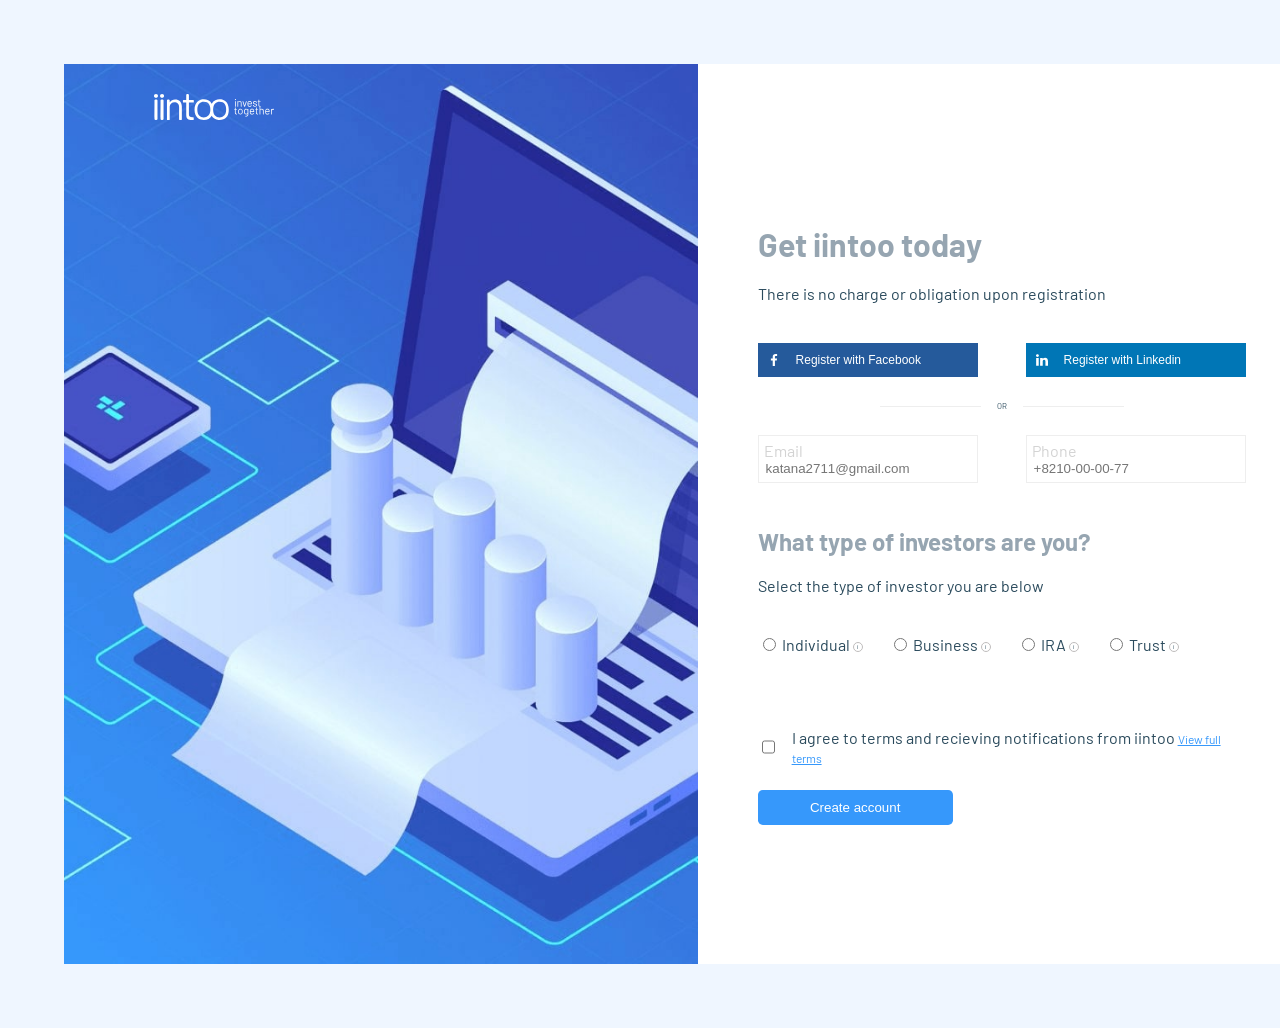
<file: index.html>
<!doctype html>
<html lang="en">
  <head>
    <meta charset="UTF-8" />
    <meta name="viewport" content="width=device-width, initial-scale=1.0" />
    <title>Lintoo</title>
    <link rel="stylesheet" href="style.css" />
  </head>
  <body>
    <div class="main-container">
      <div class="left-page">
        <div class="image-container">
          <img
            src="./assets/images/bg.jpg"
            alt="background image"
            class="background-image"
          />
          <img src="./assets/images/logo.svg" alt="logo" class="logo" />
        </div>
      </div>
      <div class="right-page">
        <div class="upper-paragraph">
          <h1>Get iintoo today</h1>
          <p>There is no charge or obligation upon registration</p>
        </div>
        <div class="social-container">
          <div class="facebook-container">
            <button class="btn-media btn-facebook" type="button">
              <img
                src="./assets/images/facebook.svg"
                alt="facebook"
                class="facebook-icon"
              />
              <span>Register with Facebook</span>
            </button>
          </div>
          <div class="linkedin-container">
            <button class="btn-media btn-linkedin" type="button">
              <img
                src="./assets/images/linkedin.svg"
                alt="linkedin"
                class="linkedin-icon"
              />
              <span>Register with Linkedin</span>
            </button>
          </div>
        </div>
        <div class="divider">
          <div class="or-divider">OR</div>
        </div>
        <div class="input-section">
          <div class="email-container">
            <label for="email-input" class="email-text">Email</label>
            <input
              type="email"
              id="email-input"
              placeholder="katana2711@gmail.com"
            />
          </div>
          <div class="phone-container">
            <label for="phone-input" class="phone-text">Phone</label>
            <input type="tel" id="phone-input" placeholder="+8210-00-00-77" />
          </div>
        </div>
        <div class="investor-paragraph">
          <h2>What type of investors are you?</h2>
          <p>Select the type of investor you are below</p>
        </div>
        <div class="radio-buttons">
          <label for="investor-individual">
            <input
              type="radio"
              name="radio-group"
              value="Individual"
              id="investor-individual"
            />
            <span class="radio-labels">Individual</span>
            <span
              class="icon"
              data-tooltip="This is a tooltip text  This is a tooltip text This is a tooltip text This is a tooltip text This is a tooltip text"
              >i</span
            >
          </label>
          <label for="business-investor">
            <input
              type="radio"
              name="radio-group"
              value="Business"
              id="business-investor"
            />
            <span class="radio-labels">Business</span>
            <span
              class="icon"
              data-tooltip="This is a tooltip text This is a tooltip text This is a tooltip text This is a tooltip text This is a tooltip text"
              >i</span
            >
          </label>
          <label for="ira-investor">
            <input
              type="radio"
              name="radio-group"
              value="IRA"
              id="ira-investor"
            />
            <span class="radio-labels">IRA</span>
            <span
              class="icon"
              data-tooltip="This is a tooltip text This is a tooltip text This is a tooltip text This is a tooltip text This is a tooltip text "
              >i</span
            >
          </label>
          <label for="trust-investor">
            <input
              type="radio"
              name="radio-group"
              value="Trust"
              id="trust-investor"
            />
            <span class="radio-labels">Trust</span>
            <span
              class="icon"
              data-tooltip=" This is a tooltip text This is a tooltip text This is a tooltip text This is a tooltip text This is a tooltip text"
              >i</span
            >
          </label>
        </div>
        <div class="checkbox-container">
          <input type="checkbox" id="terms" name="agree" class="checkbox" />
          <label for="terms">
            I agree to terms and recieving notifications from iintoo
            <a href="#" class="view-terms"> View full terms </a>
          </label>
        </div>

        <button class="submit" type="submit">Create account</button>
      </div>
    </div>
  </body>
</html>
</file>
<file: style.css>
:root {
  --background-color: #eff6ff;
  --font-color: #2a4a5c;
  --facebook-color: #255a9b;
  --link-in-color: #0076b6;
  --create-acc-btn-color: #3698fb;
  --title-text-color: #96a5b1;
  --input-border-color: #eeeeee;
  --image-text-color: #7b8a92;
  --white-color: #ffffff;
  --icon-border-color: rgb(191, 189, 189);
  --page-backround-color: rgb(255, 255, 255);
}

@font-face {
  font-family: "Barlow";
  src: url("./assets/fonts/Barlow-Regular.ttf") format("truetype");
  font-weight: 400;
  font-style: normal;
}

@font-face {
  font-family: "Barlow";
  src: url("./assets/fonts/Barlow-Bold.ttf") format("truetype");
  font-weight: 700;
  font-style: normal;
}

@font-face {
  font-family: "Barlow";
  src: url("./assets/fonts/Barlow-Italic.ttf") format("truetype");
  font-weight: 400;
  font-style: italic;
}

body {
  box-sizing: border-box;
  padding: 0;
  margin: 0;
  font-family: "Barlow";
}

.main-container {
  display: flex;
  background-color: var(--background-color);
  padding: 64px;
  height: 100vh;
}

.left-page {
  height: 100%;
  overflow: hidden;
  position: relative;
  flex: 0 0 55%;
  background-color: var(--page-backround-color);
}
.right-page {
  display: flex;
  flex-direction: column;
  justify-content: center;
  gap: 24px;
  flex: 0 0 45%;
  padding: 60px;
  background-color: var(--page-backround-color);
  color: var(--font-color);
  box-sizing: border-box;
}
.image-container {
  width: 100%;
  height: 100%;
  object-fit: contain;
}

.background-image {
  display: block;
  width: 100%;
  height: 100%;
}

.logo {
  position: absolute;
  top: 30px;
  left: 90px;
  width: 120px;
  z-index: 777;
}

h1,
h2 {
  color: var(--title-text-color);
}

.social-container {
  display: flex;
  gap: 48px;
  width: 100%;
  max-width: 500px;
}

.facebook-container,
.linkedin-container {
  display: flex;
  flex-direction: row;
  justify-content: flex-start;
  flex: 1;

  .btn-facebook {
    background-color: var(--facebook-color);
    color: white;
    font-size: 12px;
    padding: 10px;
    border: none;
    outline: none;
  }
}

.btn-linkedin {
  background-color: var(--link-in-color);
  color: white;
  font-size: 12px;
  padding: 10px;
  border: none;
  outline: none;
}

.btn-media {
  display: flex;
  align-items: center;
  gap: 16px;
  cursor: pointer;
  width: 100%;
  transition: all 0.5s ease;
}
.btn-media:hover {
  opacity: 0.9;
  transform: scale(1.05);
}

.facebook-icon,
.linkedin-icon {
  align-self: center;
  width: 12px;
  height: 12px;
}

.facebook-icon {
  background-color: var(--facebook-color);
}

.linkedin-icon {
  background-color: var(--link-in-color);
}

.divider {
  display: flex;
  align-items: center;
  align-self: center;
  width: 50%;
  gap: 16px;
}

.divider::before,
.divider::after {
  content: "";
  flex: 1;
  background-color: var(--input-border-color);
  height: 1px;
}

.or-divider {
  font-size: 8px;
}

input[type="email"],
input[type="tel"] {
  border: none;
  outline: none;
}

.input-section {
  display: flex;
  gap: 48px;
  width: 100%;
  max-width: 500px;
}
.email-container,
.phone-container {
  display: flex;
  flex-direction: column;
  justify-content: flex-start;
  border: 1px solid var(--input-border-color);
  width: 220px;
  background-color: white;
  position: relative;
  transition: all 0.3s ease;
  box-sizing: border-box;
  padding: 5px;
}

.email-container::before,
.phone-container::before {
  content: "";
  position: absolute;
  top: 0;
  left: 0;
  height: 100%;
  width: 1.5px;
  background-color: aqua;
  opacity: 0;
}

.email-container:focus-within::before,
.phone-container:focus-within::before {
  opacity: 1;
  transform: scale(1.1);
}
.phone-text,
.email-text {
  color: lightgray;
}

.radio-buttons {
  display: flex;
  align-items: center;
  justify-content: flex-start;
  gap: 26px;
}

.icon {
  display: inline-flex;
  justify-content: center;
  align-items: center;
  font-size: 6px;
  width: 8px;
  height: 8px;
  border: 1px solid var(--icon-border-color);
  border-radius: 50%;
  cursor: help;
  position: relative;
  vertical-align: middle;
}
.icon::after {
  content: attr(data-tooltip);
  position: absolute;
  width: 200px;
  height: 50px;
  text-wrap: wrap;
  font-size: 12px;
  top: 140%;
  border: 1px solid lightgray;
  padding: 5px;
  border-radius: 0.3rem;
  transition: 0.3s all;
  opacity: 0;
  visibility: hidden;
  box-shadow:
    0px 4px 10px rgba(10, 10, 10, 0.1),
    -4px 0px 10px rgba(11, 0, 0, 0.1),
    4px 0px 10px rgba(8, 8, 8, 0.1);
}
.icon:hover::after {
  opacity: 1;
  visibility: visible;
}

.checkbox-container {
  display: flex;
  gap: 14px;
  margin-top: 50px;
}

.submit {
  display: flex;
  justify-content: center;
  align-items: center;
  border-radius: 0.3rem;
  width: 40%;
  padding: 10px;
  background-color: var(--create-acc-btn-color);
  color: white;
  border: none;
  cursor: pointer;
  transition: all 0.3s ease;
}
.submit:hover {
  opacity: 0.9;
  transform: scale(1.1);
}

.view-terms {
  color: #3698fb;
  font-size: 12px;
}
</file>
